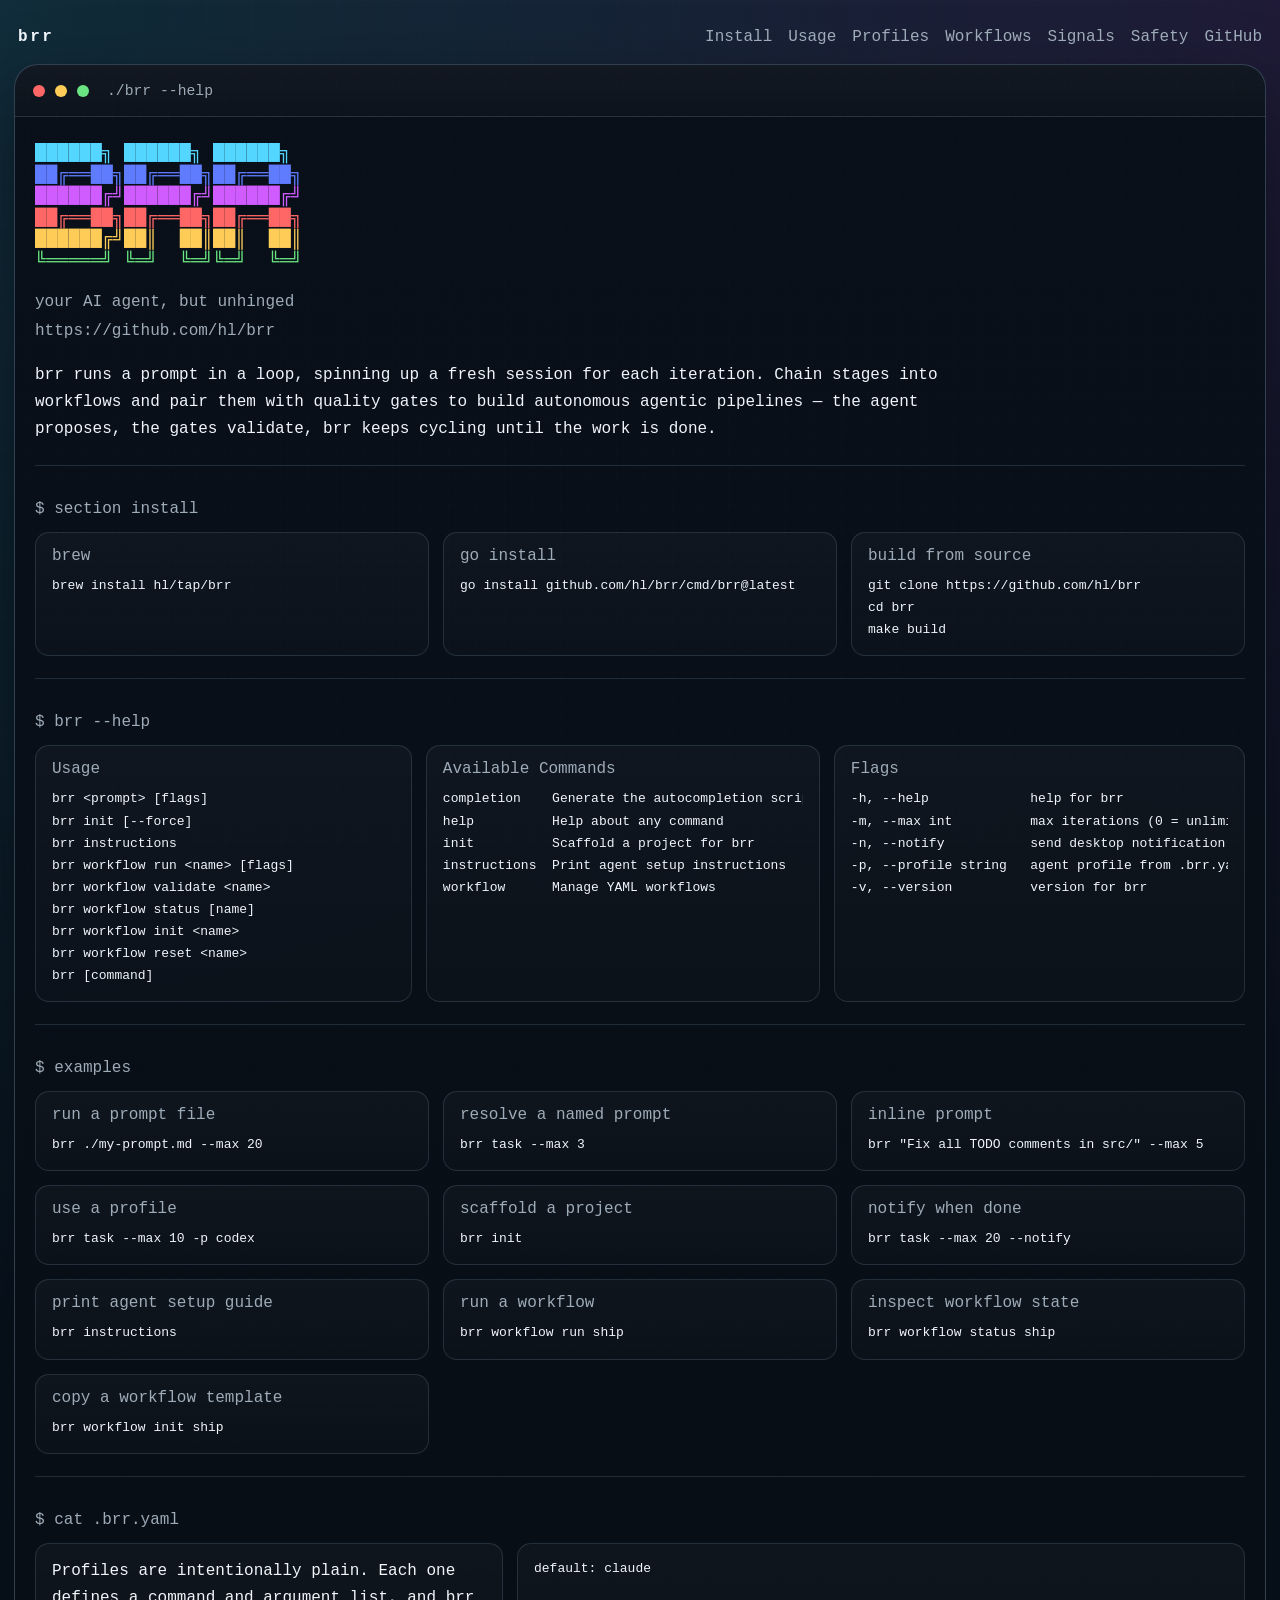
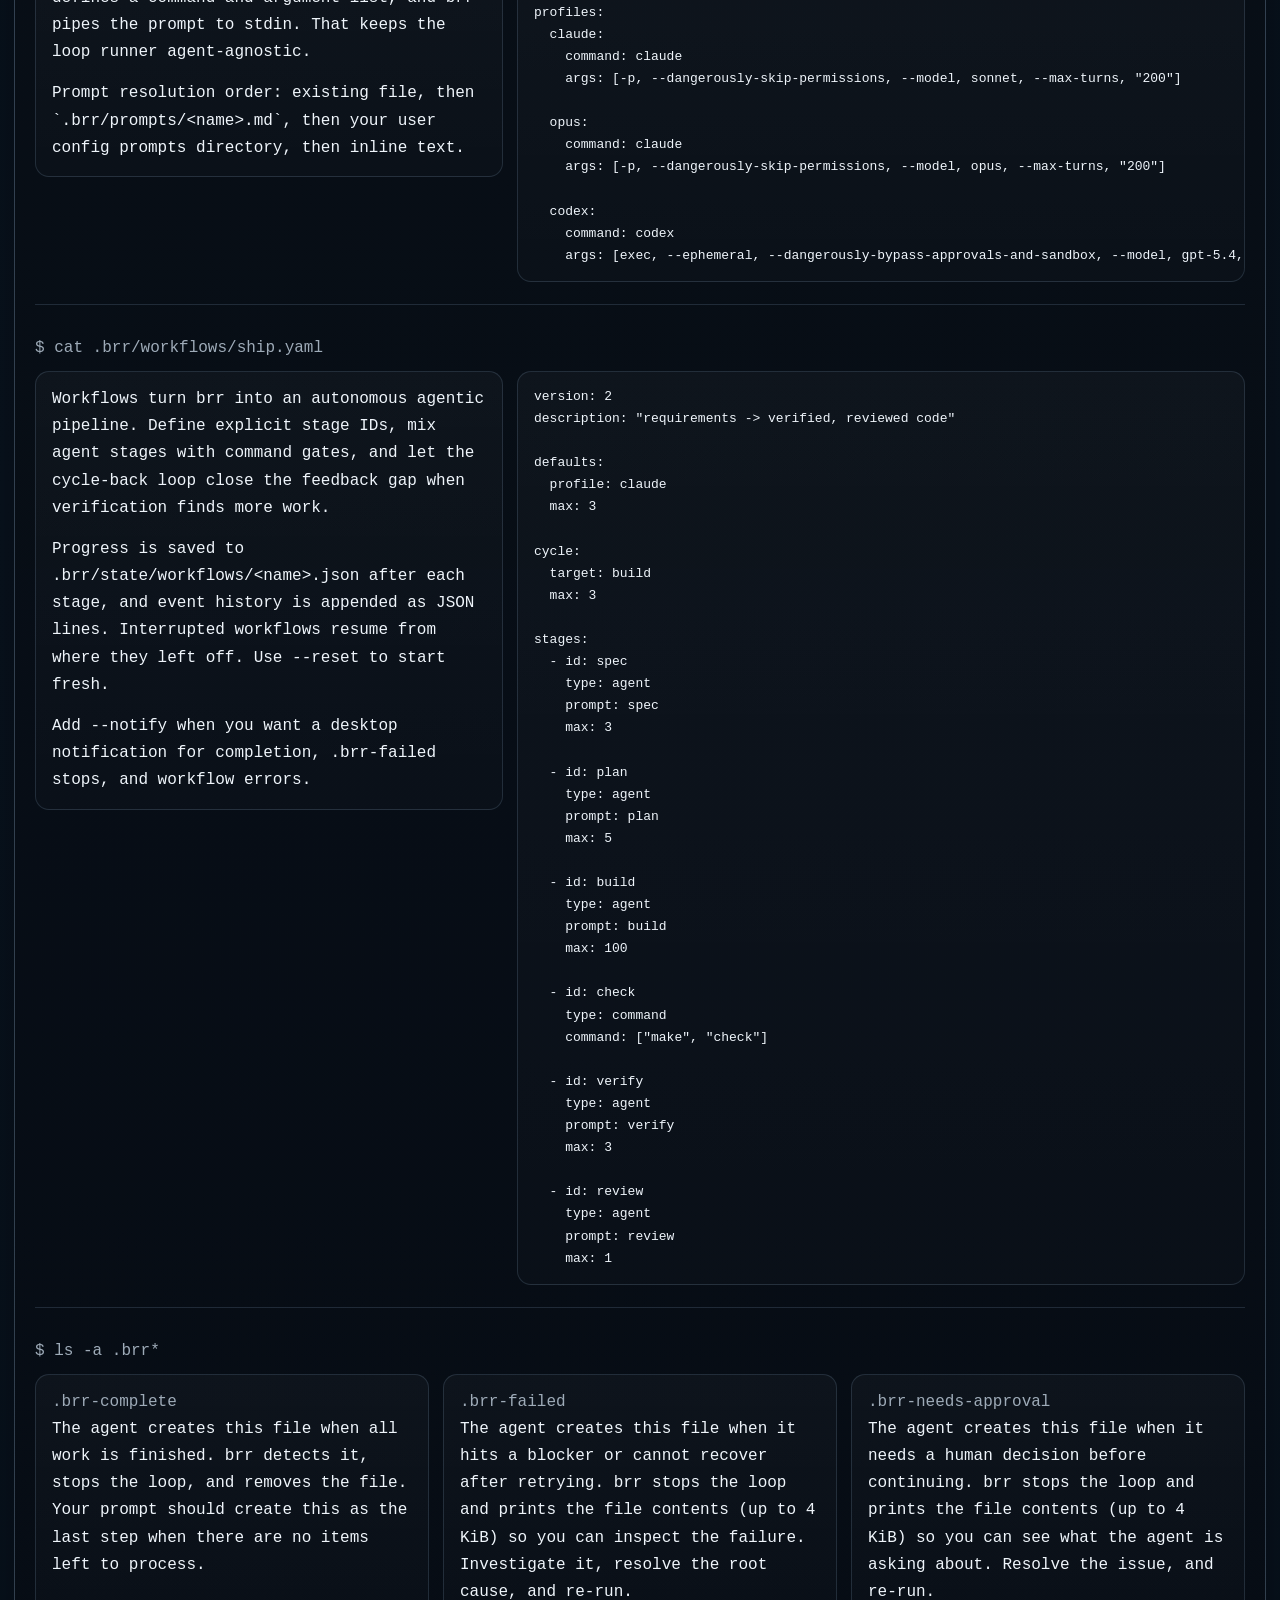
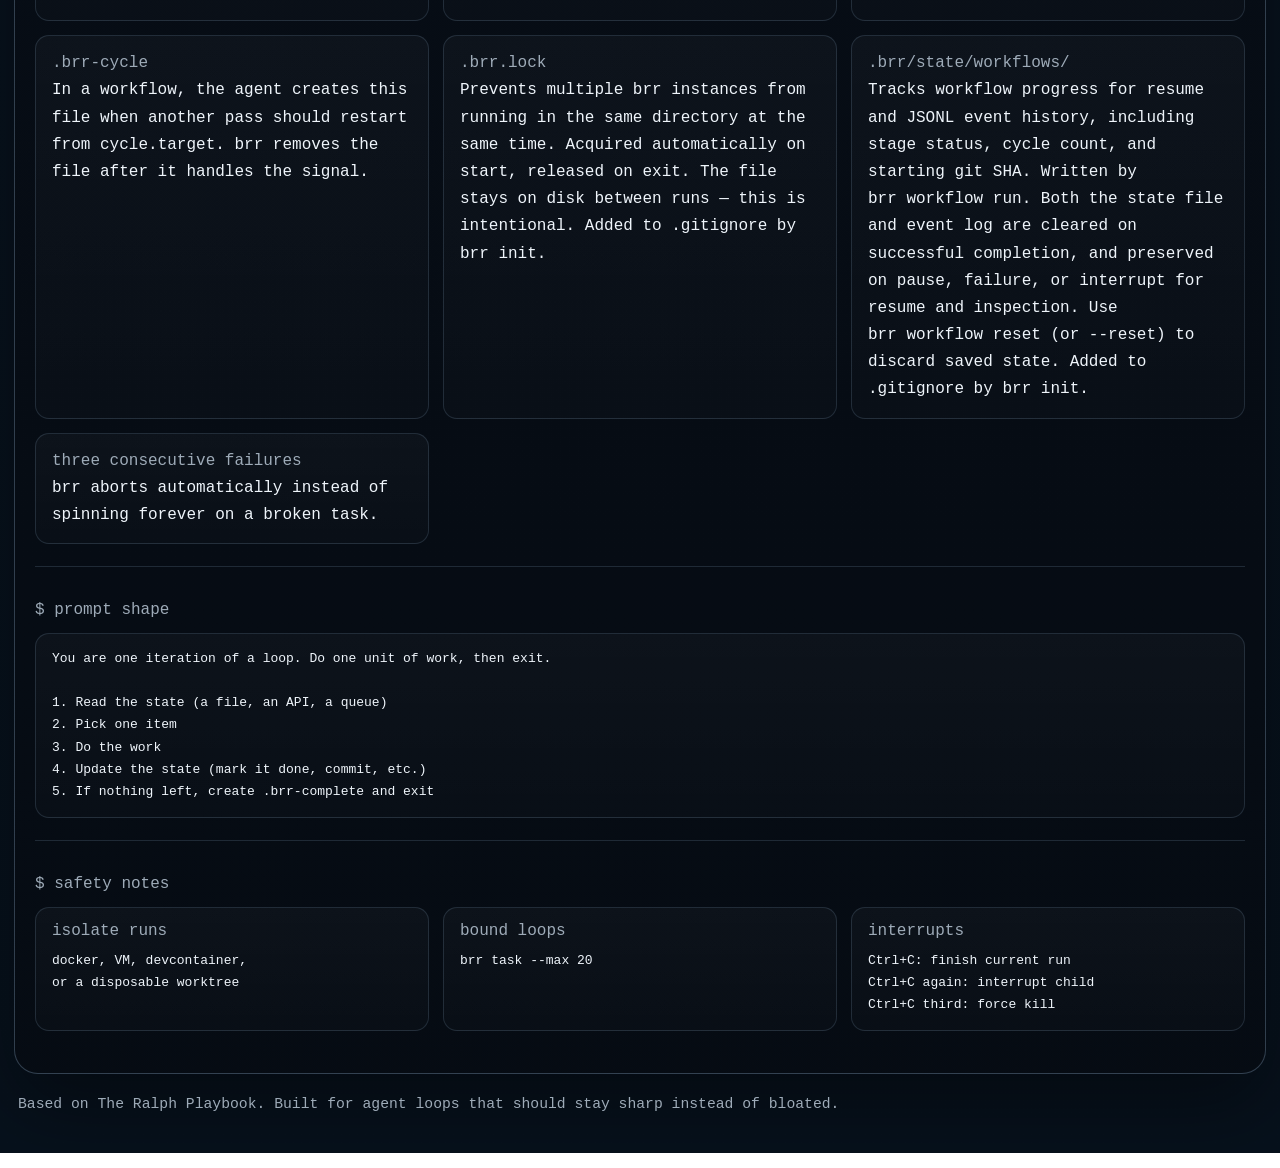
<file: docs/index.html>
<!doctype html>
<html lang="en">
  <head>
    <meta charset="utf-8">
    <meta name="viewport" content="width=device-width, initial-scale=1">
    <title>brr | Your AI agent, but unhinged.</title>
    <meta
      name="description"
      content="brr runs AI agent prompts in a loop with fresh sessions. Chain stages into workflows, pair with quality gates, and build autonomous agentic pipelines. Works with Claude, Codex, or any CLI."
    >
    <link rel="stylesheet" href="./styles.css">
  </head>
  <body>
    <div class="page-shell">
      <header class="topbar" id="top">
        <a class="wordmark" href="#top">brr</a>
        <nav class="nav-links" aria-label="Primary">
          <a href="#install">Install</a>
          <a href="#usage">Usage</a>
          <a href="#profiles">Profiles</a>
          <a href="#workflows">Workflows</a>
          <a href="#signals">Signals</a>
          <a href="#safety">Safety</a>
          <a href="https://github.com/hl/brr">GitHub</a>
        </nav>
      </header>

      <main class="terminal-shell">
        <div class="terminal-bar" aria-hidden="true">
          <span class="dot dot-red"></span>
          <span class="dot dot-yellow"></span>
          <span class="dot dot-green"></span>
          <span class="terminal-label">./brr --help</span>
        </div>

        <div class="terminal-body">
          <section class="terminal-block banner-block">
            <pre class="ascii-art" aria-label="brr banner"><span class="cyan">██████╗ ██████╗ ██████╗</span>
<span class="blue">██╔══██╗██╔══██╗██╔══██╗</span>
<span class="magenta">██████╔╝██████╔╝██████╔╝</span>
<span class="red">██╔══██╗██╔══██╗██╔══██╗</span>
<span class="yellow">██████╔╝██║  ██║██║  ██║</span>
<span class="green">╚═════╝ ╚═╝  ╚═╝╚═╝  ╚═╝</span></pre>
            <p class="tagline">your AI agent, but unhinged</p>
            <p class="repo-link"><a href="https://github.com/hl/brr">https://github.com/hl/brr</a></p>
            <p class="lead">
              brr runs a prompt in a loop, spinning up a fresh session for each iteration. Chain stages
              into workflows and pair them with quality gates to build autonomous agentic pipelines —
              the agent proposes, the gates validate, brr keeps cycling until the work is done.
            </p>
          </section>

          <section class="terminal-block" id="install">
            <p class="section-kicker">$ section install</p>
            <div class="inline-grid inline-grid-3">
              <div class="inline-card">
                <p class="label">brew</p>
                <pre><code>brew install hl/tap/brr</code></pre>
              </div>
              <div class="inline-card">
                <p class="label">go install</p>
                <pre><code>go install github.com/hl/brr/cmd/brr@latest</code></pre>
              </div>
              <div class="inline-card">
                <p class="label">build from source</p>
                <pre><code>git clone https://github.com/hl/brr
cd brr
make build</code></pre>
              </div>
            </div>
          </section>

          <section class="terminal-block" id="usage">
            <p class="section-kicker">$ brr --help</p>
            <div class="help-columns">
              <div class="help-panel">
                <p class="heading">Usage</p>
                <pre><code>brr &lt;prompt&gt; [flags]
brr init [--force]
brr instructions
brr workflow run &lt;name&gt; [flags]
brr workflow validate &lt;name&gt;
brr workflow status [name]
brr workflow init &lt;name&gt;
brr workflow reset &lt;name&gt;
brr [command]</code></pre>
              </div>
              <div class="help-panel">
                <p class="heading">Available Commands</p>
                <pre><code>completion    Generate the autocompletion script
help          Help about any command
init          Scaffold a project for brr
instructions  Print agent setup instructions
workflow      Manage YAML workflows</code></pre>
              </div>
              <div class="help-panel">
                <p class="heading">Flags</p>
                <pre><code>-h, --help             help for brr
-m, --max int          max iterations (0 = unlimited)
-n, --notify           send desktop notification when the loop stops
-p, --profile string   agent profile from .brr.yaml
-v, --version          version for brr</code></pre>
              </div>
            </div>
          </section>

          <section class="terminal-block">
            <p class="section-kicker">$ examples</p>
            <div class="inline-grid inline-grid-3">
              <div class="inline-card">
                <p class="label">run a prompt file</p>
                <pre><code>brr ./my-prompt.md --max 20</code></pre>
              </div>
              <div class="inline-card">
                <p class="label">resolve a named prompt</p>
                <pre><code>brr task --max 3</code></pre>
              </div>
              <div class="inline-card">
                <p class="label">inline prompt</p>
                <pre><code>brr "Fix all TODO comments in src/" --max 5</code></pre>
              </div>
              <div class="inline-card">
                <p class="label">use a profile</p>
                <pre><code>brr task --max 10 -p codex</code></pre>
              </div>
              <div class="inline-card">
                <p class="label">scaffold a project</p>
                <pre><code>brr init</code></pre>
              </div>
              <div class="inline-card">
                <p class="label">notify when done</p>
                <pre><code>brr task --max 20 --notify</code></pre>
              </div>
              <div class="inline-card">
                <p class="label">print agent setup guide</p>
                <pre><code>brr instructions</code></pre>
              </div>
              <div class="inline-card">
                <p class="label">run a workflow</p>
                <pre><code>brr workflow run ship</code></pre>
              </div>
              <div class="inline-card">
                <p class="label">inspect workflow state</p>
                <pre><code>brr workflow status ship</code></pre>
              </div>
              <div class="inline-card">
                <p class="label">copy a workflow template</p>
                <pre><code>brr workflow init ship</code></pre>
              </div>
            </div>
          </section>

          <section class="terminal-block" id="profiles">
            <p class="section-kicker">$ cat .brr.yaml</p>
            <div class="config-layout">
              <div class="copy-block">
                <p>
                  Profiles are intentionally plain. Each one defines a command and argument list, and brr pipes
                  the prompt to stdin. That keeps the loop runner agent-agnostic.
                </p>
                <p>
                  Prompt resolution order: existing file, then `.brr/prompts/&lt;name&gt;.md`, then your user config
                  prompts directory, then inline text.
                </p>
              </div>
              <pre class="config-block"><code>default: claude

profiles:
  claude:
    command: claude
    args: [-p, --dangerously-skip-permissions, --model, sonnet, --max-turns, "200"]

  opus:
    command: claude
    args: [-p, --dangerously-skip-permissions, --model, opus, --max-turns, "200"]

  codex:
    command: codex
    args: [exec, --ephemeral, --dangerously-bypass-approvals-and-sandbox, --model, gpt-5.4, -]</code></pre>
            </div>
          </section>

          <section class="terminal-block" id="workflows">
            <p class="section-kicker">$ cat .brr/workflows/ship.yaml</p>
            <div class="config-layout">
              <div class="copy-block">
                <p>
                  Workflows turn brr into an autonomous agentic pipeline. Define explicit stage IDs,
                  mix agent stages with command gates, and let the cycle-back loop close the feedback
                  gap when verification finds more work.
                </p>
                <p>
                  Progress is saved to <code>.brr/state/workflows/&lt;name&gt;.json</code> after each
                  stage, and event history is appended as JSON lines. Interrupted workflows resume
                  from where they left off. Use <code>--reset</code> to start fresh.
                </p>
                <p>
                  Add <code>--notify</code> when you want a desktop notification for completion,
                  <code>.brr-failed</code> stops, and workflow errors.
                </p>
              </div>
              <pre class="config-block"><code>version: 2
description: "requirements -&gt; verified, reviewed code"

defaults:
  profile: claude
  max: 3

cycle:
  target: build
  max: 3

stages:
  - id: spec
    type: agent
    prompt: spec
    max: 3

  - id: plan
    type: agent
    prompt: plan
    max: 5

  - id: build
    type: agent
    prompt: build
    max: 100

  - id: check
    type: command
    command: ["make", "check"]

  - id: verify
    type: agent
    prompt: verify
    max: 3

  - id: review
    type: agent
    prompt: review
    max: 1</code></pre>
            </div>
          </section>

          <section class="terminal-block" id="signals">
            <p class="section-kicker">$ ls -a .brr*</p>
            <div class="signal-list">
              <div class="signal-item">
                <p class="signal-name">.brr-complete</p>
                <p>
                  The agent creates this file when all work is finished. brr detects it, stops
                  the loop, and removes the file. Your prompt should create this as the last step
                  when there are no items left to process.
                </p>
              </div>
              <div class="signal-item">
                <p class="signal-name">.brr-failed</p>
                <p>
                  The agent creates this file when it hits a blocker or cannot recover after
                  retrying. brr stops the loop and prints the file contents (up to 4 KiB) so you
                  can inspect the failure. Investigate it, resolve the root cause, and re-run.
                </p>
              </div>
              <div class="signal-item">
                <p class="signal-name">.brr-needs-approval</p>
                <p>
                  The agent creates this file when it needs a human decision before continuing.
                  brr stops the loop and prints the file contents (up to 4 KiB) so you can see
                  what the agent is asking about. Resolve the issue, and re-run.
                </p>
              </div>
              <div class="signal-item">
                <p class="signal-name">.brr-cycle</p>
                <p>
                  In a workflow, the agent creates this file when another pass should restart
                  from <code>cycle.target</code>. brr removes the file after it
                  handles the signal.
                </p>
              </div>
              <div class="signal-item">
                <p class="signal-name">.brr.lock</p>
                <p>
                  Prevents multiple brr instances from running in the same directory at the same
                  time. Acquired automatically on start, released on exit. The file stays on disk
                  between runs — this is intentional. Added to .gitignore by <code>brr init</code>.
                </p>
              </div>
              <div class="signal-item">
                <p class="signal-name">.brr/state/workflows/</p>
                <p>
                  Tracks workflow progress for resume and JSONL event history, including stage status,
                  cycle count, and starting git SHA. Written by <code>brr workflow run</code>.
                  Both the state file and event log are cleared on successful completion, and preserved on pause, failure, or interrupt for resume and inspection. Use <code>brr workflow reset</code> (or <code>--reset</code>) to discard saved state.
                  Added to .gitignore by <code>brr init</code>.
                </p>
              </div>
              <div class="signal-item">
                <p class="signal-name">three consecutive failures</p>
                <p>brr aborts automatically instead of spinning forever on a broken task.</p>
              </div>
            </div>
          </section>

          <section class="terminal-block">
            <p class="section-kicker">$ prompt shape</p>
            <pre class="prompt-block"><code>You are one iteration of a loop. Do one unit of work, then exit.

1. Read the state (a file, an API, a queue)
2. Pick one item
3. Do the work
4. Update the state (mark it done, commit, etc.)
5. If nothing left, create .brr-complete and exit</code></pre>
          </section>

          <section class="terminal-block" id="safety">
            <p class="section-kicker">$ safety notes</p>
            <div class="inline-grid inline-grid-3">
              <div class="inline-card">
                <p class="label">isolate runs</p>
                <pre><code>docker, VM, devcontainer,
or a disposable worktree</code></pre>
              </div>
              <div class="inline-card">
                <p class="label">bound loops</p>
                <pre><code>brr task --max 20</code></pre>
              </div>
              <div class="inline-card">
                <p class="label">interrupts</p>
                <pre><code>Ctrl+C: finish current run
Ctrl+C again: interrupt child
Ctrl+C third: force kill</code></pre>
              </div>
            </div>
          </section>
        </div>
      </main>

      <footer class="footer">
        <p>Based on The Ralph Playbook. Built for agent loops that should stay sharp instead of bloated.</p>
      </footer>
    </div>
  </body>
</html>
</file>
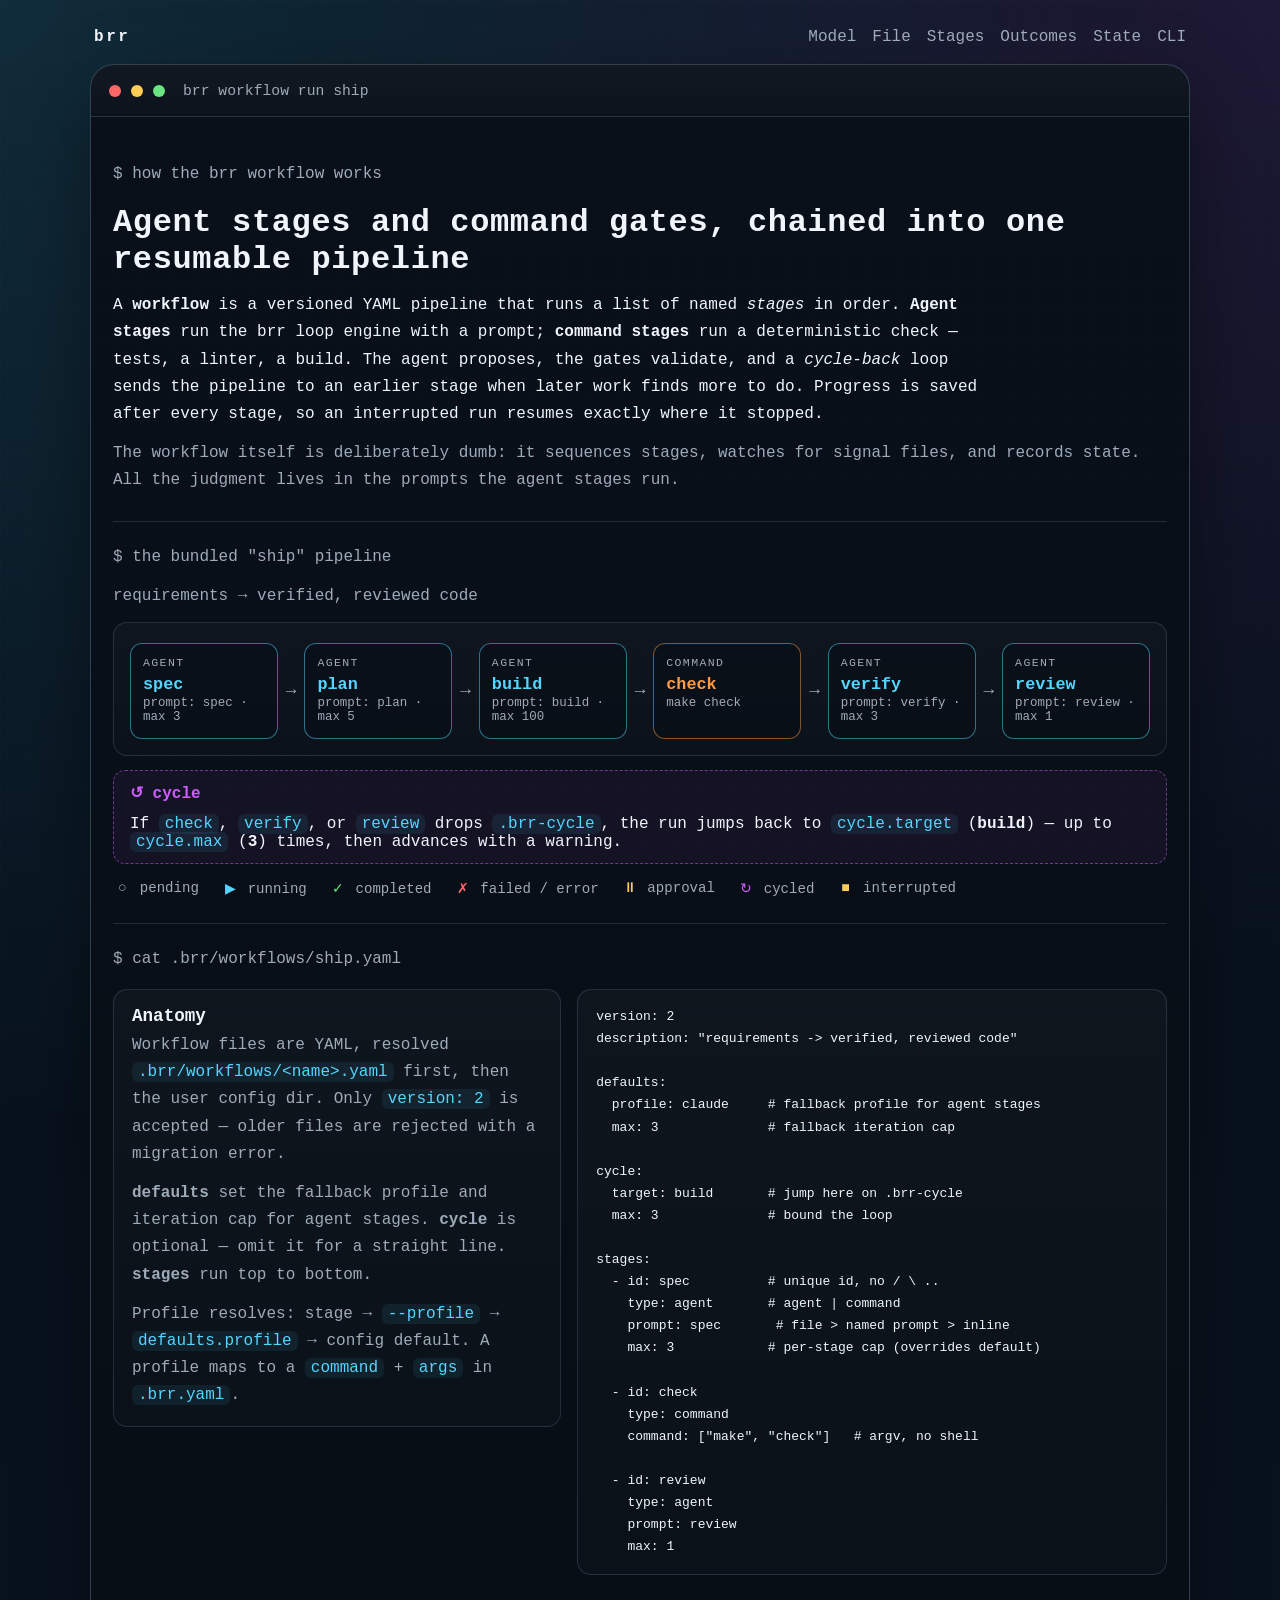
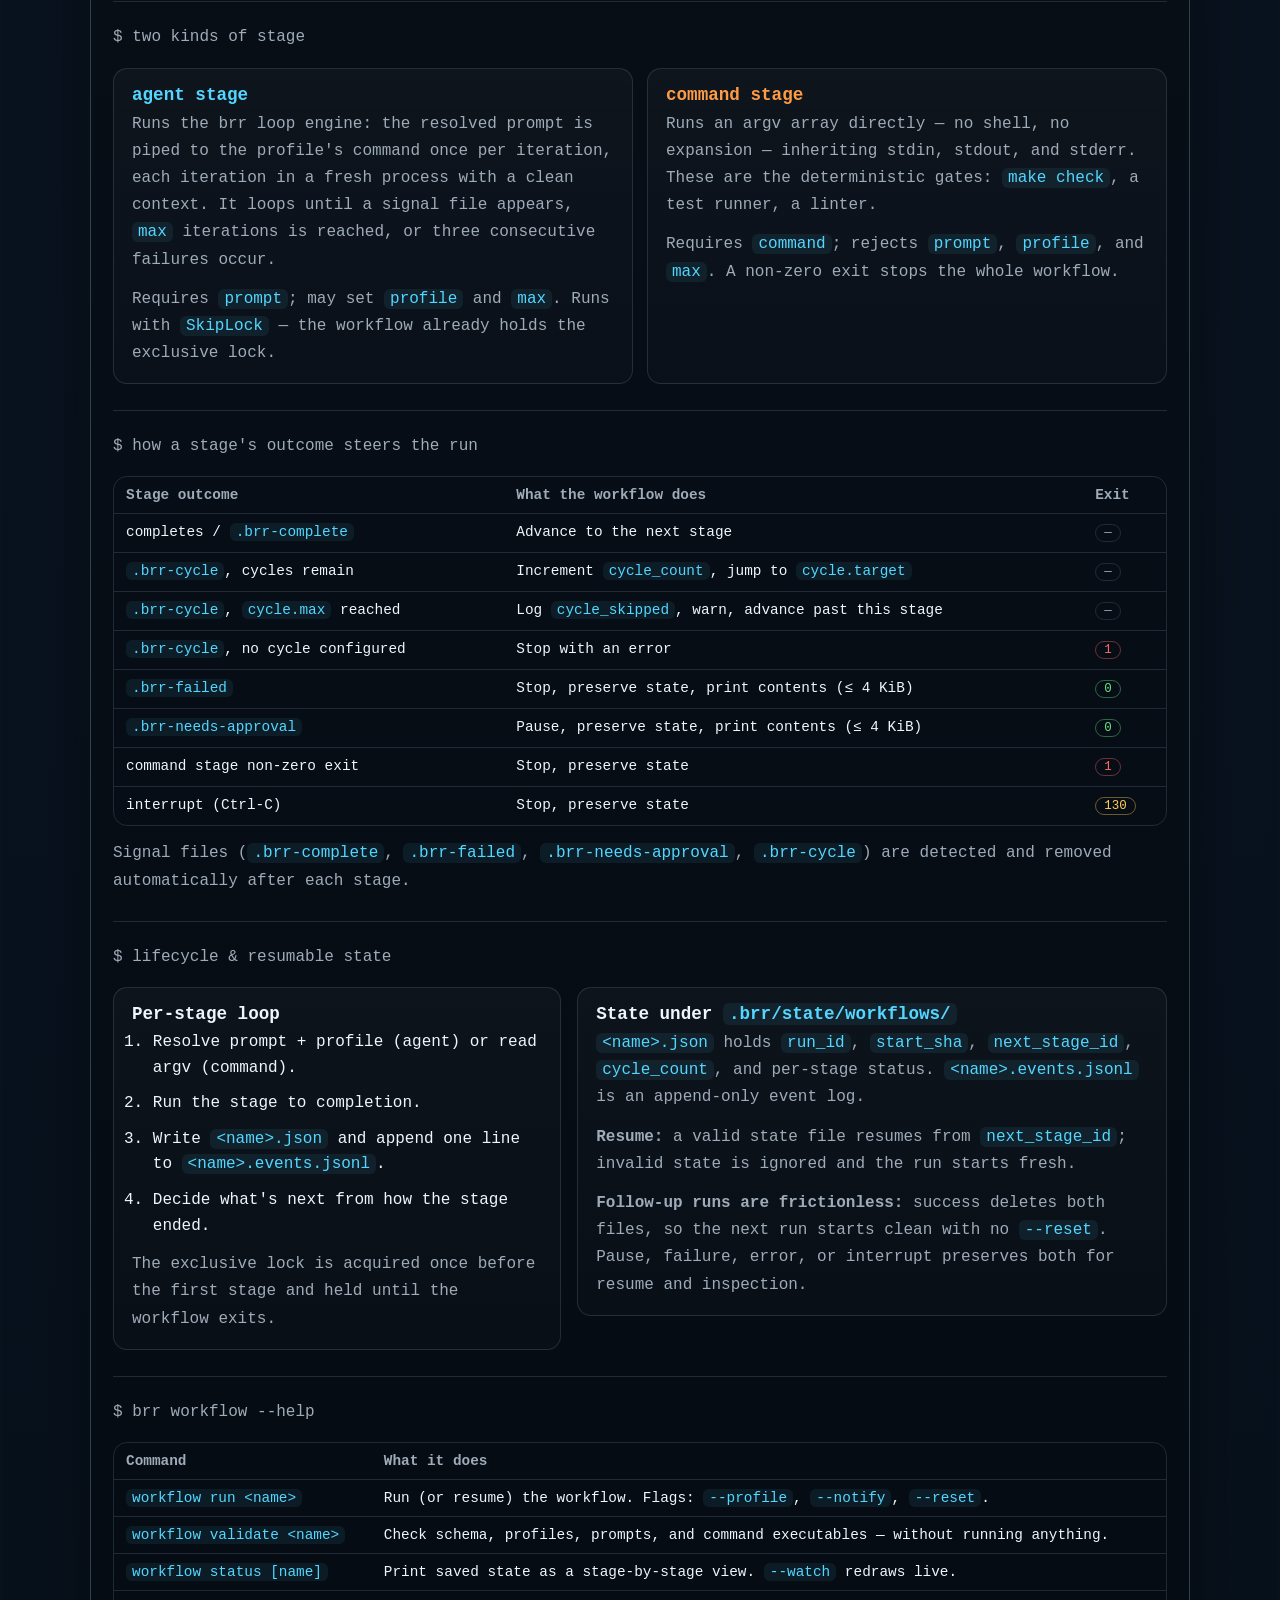
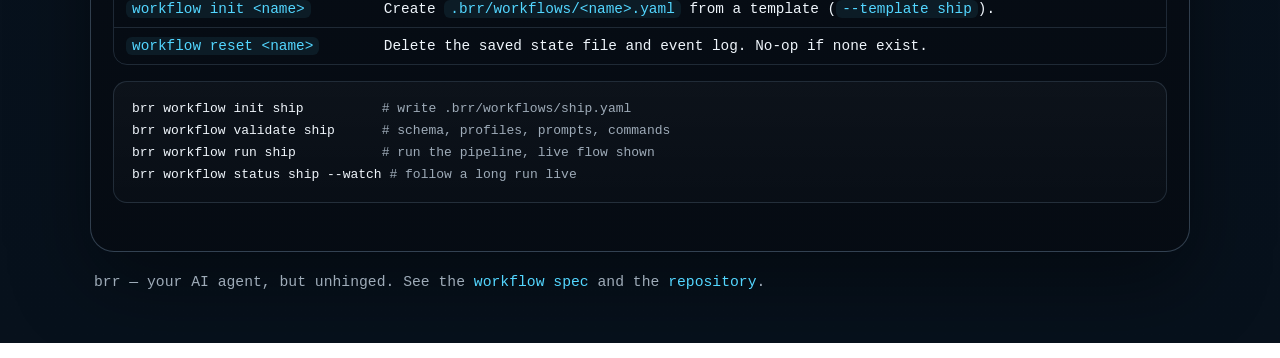
<file: docs/workflow.html>
<!doctype html>
<html lang="en">
  <head>
    <meta charset="utf-8">
    <meta name="viewport" content="width=device-width, initial-scale=1">
    <title>brr | How the workflow works</title>
    <meta
      name="description"
      content="How the brr workflow works: versioned YAML pipelines that chain agent stages with deterministic command gates, with cycle-back loops, signal files, and resumable state."
    >
    <style>
      :root {
        --bg: #07111c;
        --panel: rgba(8, 14, 22, 0.92);
        --line: rgba(132, 162, 191, 0.2);
        --line-strong: rgba(132, 162, 191, 0.34);
        --text: #eff5fb;
        --muted: #9eabb8;
        --cyan: #53d6ff;
        --blue: #5f7cff;
        --magenta: #d05cff;
        --red: #ff6767;
        --yellow: #ffcd57;
        --green: #6ae581;
        --orange: #ff9b43;
        --shadow: 0 30px 80px rgba(0, 0, 0, 0.4);
        --mono: "SFMono-Regular", "JetBrains Mono", "Cascadia Code", "Menlo", monospace;
      }

      * { box-sizing: border-box; }
      html { scroll-behavior: smooth; }

      body {
        margin: 0;
        min-height: 100vh;
        color: var(--text);
        font-family: var(--mono);
        background:
          radial-gradient(circle at top left, rgba(83, 214, 255, 0.14), transparent 30%),
          radial-gradient(circle at top right, rgba(208, 92, 255, 0.12), transparent 26%),
          linear-gradient(180deg, #06101a 0%, #09131f 48%, #07111c 100%);
      }

      body::before {
        content: "";
        position: fixed;
        inset: 0;
        pointer-events: none;
        background-image:
          linear-gradient(rgba(255, 255, 255, 0.03) 1px, transparent 1px),
          linear-gradient(90deg, rgba(255, 255, 255, 0.03) 1px, transparent 1px);
        background-size: 28px 28px;
        opacity: 0.34;
      }

      a { color: var(--cyan); text-decoration: none; }
      a:hover, a:focus-visible { color: var(--text); }

      .page-shell {
        width: min(1100px, calc(100% - 28px));
        margin: 0 auto;
        padding: 18px 0 36px;
      }

      .topbar {
        display: flex;
        align-items: center;
        justify-content: space-between;
        gap: 18px;
        padding: 10px 4px 18px;
      }

      .wordmark {
        color: var(--text);
        text-transform: lowercase;
        letter-spacing: 0.16em;
        font-weight: 700;
      }

      .nav-links { display: flex; flex-wrap: wrap; gap: 16px; }
      .nav-links a { color: var(--muted); }
      .nav-links a:hover { color: var(--text); }

      .terminal-shell {
        width: 100%;
        border: 1px solid var(--line-strong);
        border-radius: 24px;
        overflow: hidden;
        background: linear-gradient(180deg, rgba(9, 16, 25, 0.98), rgba(6, 12, 19, 0.96));
        box-shadow: var(--shadow);
      }

      .terminal-bar {
        display: flex;
        align-items: center;
        gap: 10px;
        min-height: 52px;
        padding: 0 18px;
        border-bottom: 1px solid var(--line);
        background: linear-gradient(180deg, rgba(255, 255, 255, 0.04), rgba(255, 255, 255, 0.01));
      }

      .dot { width: 12px; height: 12px; border-radius: 50%; }
      .dot-red { background: var(--red); }
      .dot-yellow { background: var(--yellow); }
      .dot-green { background: var(--green); }
      .terminal-label { margin-left: 8px; color: var(--muted); font-size: 0.92rem; }

      .terminal-body { padding: 22px; }

      .block {
        padding: 22px 0 26px;
        border-bottom: 1px solid var(--line);
      }
      .block:last-child { border-bottom: 0; }

      .section-kicker { color: var(--muted); margin: 0 0 16px; }
      h1 { font-size: clamp(1.4rem, 3vw, 2rem); margin: 14px 0 0; letter-spacing: 0.02em; }
      h2 { font-size: 1.1rem; margin: 0 0 6px; }
      p { line-height: 1.7; margin: 0 0 12px; }
      .lead { max-width: 90ch; color: var(--text); }
      .muted { color: var(--muted); }

      code { font-family: inherit; }
      :not(pre) > code {
        color: var(--cyan);
        background: rgba(83, 214, 255, 0.08);
        padding: 1px 6px;
        border-radius: 6px;
      }
      pre {
        margin: 0;
        overflow-x: auto;
        line-height: 1.7;
        white-space: pre;
      }

      /* ---- pipeline diagram ---- */
      .pipeline {
        display: flex;
        flex-wrap: wrap;
        align-items: stretch;
        gap: 8px;
        padding: 20px 16px 16px;
        border: 1px solid var(--line);
        border-radius: 14px;
        background: linear-gradient(180deg, rgba(255, 255, 255, 0.03), rgba(255, 255, 255, 0.015));
      }
      .node {
        flex: 1 1 120px;
        min-width: 120px;
        border-radius: 12px;
        padding: 12px 12px 14px;
        border: 1px solid var(--line-strong);
        background: rgba(8, 14, 22, 0.6);
        position: relative;
      }
      .node .tag {
        font-size: 0.72rem;
        text-transform: uppercase;
        letter-spacing: 0.12em;
        color: var(--muted);
      }
      .node .id { font-size: 1.05rem; font-weight: 700; margin: 6px 0 2px; }
      .node .meta { font-size: 0.78rem; color: var(--muted); }
      .node.agent { border-color: rgba(83, 214, 255, 0.5); }
      .node.agent .id { color: var(--cyan); }
      .node.command { border-color: rgba(255, 155, 67, 0.5); }
      .node.command .id { color: var(--orange); }
      .arrow { align-self: center; color: var(--muted); font-size: 1.1rem; flex: 0 0 auto; }

      .cycle-bar {
        margin-top: 14px;
        padding: 12px 16px;
        border: 1px dashed rgba(208, 92, 255, 0.5);
        border-radius: 12px;
        background: rgba(208, 92, 255, 0.06);
        color: var(--text);
        display: flex;
        align-items: center;
        gap: 12px;
        flex-wrap: wrap;
      }
      .cycle-bar .badge { color: var(--magenta); font-weight: 700; white-space: nowrap; }

      .legend {
        display: flex;
        flex-wrap: wrap;
        gap: 8px 22px;
        margin-top: 16px;
        font-size: 0.88rem;
        color: var(--muted);
      }
      .legend span b { font-family: var(--mono); }
      .ic { display: inline-block; width: 1.3em; text-align: center; }
      .ic.green { color: var(--green); }
      .ic.cyan { color: var(--cyan); }
      .ic.red { color: var(--red); }
      .ic.yellow { color: var(--yellow); }
      .ic.magenta { color: var(--magenta); }
      .ic.dim { color: var(--muted); }

      /* ---- two-column layout ---- */
      .split {
        display: grid;
        grid-template-columns: minmax(280px, 0.95fr) minmax(0, 1.25fr);
        gap: 16px;
        align-items: start;
      }
      .card {
        padding: 16px 18px;
        border: 1px solid var(--line);
        border-radius: 14px;
        background: linear-gradient(180deg, rgba(255, 255, 255, 0.03), rgba(255, 255, 255, 0.015));
      }
      .grid-2 { display: grid; grid-template-columns: repeat(2, minmax(0, 1fr)); gap: 14px; }

      /* ---- tables ---- */
      table { width: 100%; border-collapse: collapse; font-size: 0.9rem; }
      th, td { text-align: left; padding: 10px 12px; border-bottom: 1px solid var(--line); vertical-align: top; }
      th { color: var(--muted); font-weight: 600; }
      td code { white-space: nowrap; }
      .table-wrap { overflow-x: auto; border: 1px solid var(--line); border-radius: 14px; }
      tr:last-child td { border-bottom: 0; }

      .pill { display: inline-block; padding: 1px 8px; border-radius: 999px; font-size: 0.78rem; }
      .pill.zero { color: var(--green); border: 1px solid rgba(106, 229, 129, 0.4); }
      .pill.one { color: var(--red); border: 1px solid rgba(255, 103, 103, 0.4); }
      .pill.k130 { color: var(--yellow); border: 1px solid rgba(255, 205, 87, 0.4); }
      .pill.none { color: var(--muted); border: 1px solid var(--line); }

      ol.steps { margin: 0; padding-left: 1.3em; }
      ol.steps li { margin-bottom: 10px; line-height: 1.6; }

      .footer { padding: 18px 4px 0; color: var(--muted); font-size: 0.92rem; }

      @media (max-width: 860px) {
        .split, .grid-2 { grid-template-columns: 1fr; }
        .arrow { display: none; }
        .node { flex-basis: calc(50% - 8px); }
      }
    </style>
  </head>
  <body>
    <div class="page-shell">
      <header class="topbar">
        <a class="wordmark" href="./index.html">brr</a>
        <nav class="nav-links" aria-label="Sections">
          <a href="#model">Model</a>
          <a href="#file">File</a>
          <a href="#stages">Stages</a>
          <a href="#outcomes">Outcomes</a>
          <a href="#state">State</a>
          <a href="#cli">CLI</a>
        </nav>
      </header>

      <main class="terminal-shell">
        <div class="terminal-bar" aria-hidden="true">
          <span class="dot dot-red"></span>
          <span class="dot dot-yellow"></span>
          <span class="dot dot-green"></span>
          <span class="terminal-label">brr workflow run ship</span>
        </div>

        <div class="terminal-body">
          <!-- intro -->
          <section class="block" id="model">
            <p class="section-kicker">$ how the brr workflow works</p>
            <h1>Agent stages and command gates, chained into one resumable pipeline</h1>
            <p class="lead" style="margin-top:14px;">
              A <strong>workflow</strong> is a versioned YAML pipeline that runs a list of named
              <em>stages</em> in order. <strong>Agent stages</strong> run the brr loop engine with a
              prompt; <strong>command stages</strong> run a deterministic check — tests, a linter, a
              build. The agent proposes, the gates validate, and a <em>cycle-back</em> loop sends the
              pipeline to an earlier stage when later work finds more to do. Progress is saved after
              every stage, so an interrupted run resumes exactly where it stopped.
            </p>
            <p class="muted" style="margin-bottom:0;">
              The workflow itself is deliberately dumb: it sequences stages, watches for signal files,
              and records state. All the judgment lives in the prompts the agent stages run.
            </p>
          </section>

          <!-- pipeline diagram -->
          <section class="block">
            <p class="section-kicker">$ the bundled "ship" pipeline</p>
            <p class="muted" style="margin-top:-4px;">requirements → verified, reviewed code</p>

            <div class="pipeline">
              <div class="node agent">
                <div class="tag">agent</div>
                <div class="id">spec</div>
                <div class="meta">prompt: spec · max 3</div>
              </div>
              <div class="arrow">→</div>
              <div class="node agent">
                <div class="tag">agent</div>
                <div class="id">plan</div>
                <div class="meta">prompt: plan · max 5</div>
              </div>
              <div class="arrow">→</div>
              <div class="node agent">
                <div class="tag">agent</div>
                <div class="id">build</div>
                <div class="meta">prompt: build · max 100</div>
              </div>
              <div class="arrow">→</div>
              <div class="node command">
                <div class="tag">command</div>
                <div class="id">check</div>
                <div class="meta">make check</div>
              </div>
              <div class="arrow">→</div>
              <div class="node agent">
                <div class="tag">agent</div>
                <div class="id">verify</div>
                <div class="meta">prompt: verify · max 3</div>
              </div>
              <div class="arrow">→</div>
              <div class="node agent">
                <div class="tag">agent</div>
                <div class="id">review</div>
                <div class="meta">prompt: review · max 1</div>
              </div>
            </div>

            <div class="cycle-bar">
              <span class="badge">↺ cycle</span>
              <span>
                If <code>check</code>, <code>verify</code>, or <code>review</code> drops
                <code>.brr-cycle</code>, the run jumps back to <code>cycle.target</code>
                (<strong>build</strong>) — up to <code>cycle.max</code> (<strong>3</strong>) times,
                then advances with a warning.
              </span>
            </div>

            <div class="legend" aria-label="status icons">
              <span><span class="ic dim">○</span> pending</span>
              <span><span class="ic cyan">▶</span> running</span>
              <span><span class="ic green">✓</span> completed</span>
              <span><span class="ic red">✗</span> failed / error</span>
              <span><span class="ic yellow">⏸</span> approval</span>
              <span><span class="ic magenta">↻</span> cycled</span>
              <span><span class="ic yellow">■</span> interrupted</span>
            </div>
          </section>

          <!-- file anatomy -->
          <section class="block" id="file">
            <p class="section-kicker">$ cat .brr/workflows/ship.yaml</p>
            <div class="split">
              <div class="card">
                <h2>Anatomy</h2>
                <p class="muted">
                  Workflow files are YAML, resolved <code>.brr/workflows/&lt;name&gt;.yaml</code> first,
                  then the user config dir. Only <code>version: 2</code> is accepted — older files are
                  rejected with a migration error.
                </p>
                <p class="muted">
                  <strong>defaults</strong> set the fallback profile and iteration cap for agent
                  stages. <strong>cycle</strong> is optional — omit it for a straight line.
                  <strong>stages</strong> run top to bottom.
                </p>
                <p class="muted" style="margin-bottom:0;">
                  Profile resolves: stage → <code>--profile</code> → <code>defaults.profile</code> →
                  config default. A profile maps to a <code>command</code> + <code>args</code> in
                  <code>.brr.yaml</code>.
                </p>
              </div>
              <div class="card">
<pre><code>version: 2
description: "requirements -> verified, reviewed code"

defaults:
  profile: claude     # fallback profile for agent stages
  max: 3              # fallback iteration cap

cycle:
  target: build       # jump here on .brr-cycle
  max: 3              # bound the loop

stages:
  - id: spec          # unique id, no / \ ..
    type: agent       # agent | command
    prompt: spec       # file > named prompt > inline
    max: 3            # per-stage cap (overrides default)

  - id: check
    type: command
    command: ["make", "check"]   # argv, no shell

  - id: review
    type: agent
    prompt: review
    max: 1</code></pre>
              </div>
            </div>
          </section>

          <!-- stage types -->
          <section class="block" id="stages">
            <p class="section-kicker">$ two kinds of stage</p>
            <div class="grid-2">
              <div class="card">
                <h2 style="color:var(--cyan);">agent stage</h2>
                <p class="muted">
                  Runs the brr loop engine: the resolved prompt is piped to the profile's command once
                  per iteration, each iteration in a fresh process with a clean context. It loops until
                  a signal file appears, <code>max</code> iterations is reached, or three consecutive
                  failures occur.
                </p>
                <p class="muted" style="margin-bottom:0;">
                  Requires <code>prompt</code>; may set <code>profile</code> and <code>max</code>.
                  Runs with <code>SkipLock</code> — the workflow already holds the exclusive lock.
                </p>
              </div>
              <div class="card">
                <h2 style="color:var(--orange);">command stage</h2>
                <p class="muted">
                  Runs an argv array directly — no shell, no expansion — inheriting stdin, stdout, and
                  stderr. These are the deterministic gates: <code>make check</code>, a test runner, a
                  linter.
                </p>
                <p class="muted" style="margin-bottom:0;">
                  Requires <code>command</code>; rejects <code>prompt</code>, <code>profile</code>, and
                  <code>max</code>. A non-zero exit stops the whole workflow.
                </p>
              </div>
            </div>
          </section>

          <!-- outcomes -->
          <section class="block" id="outcomes">
            <p class="section-kicker">$ how a stage's outcome steers the run</p>
            <div class="table-wrap">
              <table>
                <thead>
                  <tr><th>Stage outcome</th><th>What the workflow does</th><th>Exit</th></tr>
                </thead>
                <tbody>
                  <tr>
                    <td>completes / <code>.brr-complete</code></td>
                    <td>Advance to the next stage</td>
                    <td><span class="pill none">—</span></td>
                  </tr>
                  <tr>
                    <td><code>.brr-cycle</code>, cycles remain</td>
                    <td>Increment <code>cycle_count</code>, jump to <code>cycle.target</code></td>
                    <td><span class="pill none">—</span></td>
                  </tr>
                  <tr>
                    <td><code>.brr-cycle</code>, <code>cycle.max</code> reached</td>
                    <td>Log <code>cycle_skipped</code>, warn, advance past this stage</td>
                    <td><span class="pill none">—</span></td>
                  </tr>
                  <tr>
                    <td><code>.brr-cycle</code>, no cycle configured</td>
                    <td>Stop with an error</td>
                    <td><span class="pill one">1</span></td>
                  </tr>
                  <tr>
                    <td><code>.brr-failed</code></td>
                    <td>Stop, preserve state, print contents (≤ 4 KiB)</td>
                    <td><span class="pill zero">0</span></td>
                  </tr>
                  <tr>
                    <td><code>.brr-needs-approval</code></td>
                    <td>Pause, preserve state, print contents (≤ 4 KiB)</td>
                    <td><span class="pill zero">0</span></td>
                  </tr>
                  <tr>
                    <td>command stage non-zero exit</td>
                    <td>Stop, preserve state</td>
                    <td><span class="pill one">1</span></td>
                  </tr>
                  <tr>
                    <td>interrupt (Ctrl-C)</td>
                    <td>Stop, preserve state</td>
                    <td><span class="pill k130">130</span></td>
                  </tr>
                </tbody>
              </table>
            </div>
            <p class="muted" style="margin:14px 0 0;">
              Signal files (<code>.brr-complete</code>, <code>.brr-failed</code>,
              <code>.brr-needs-approval</code>, <code>.brr-cycle</code>) are detected and removed
              automatically after each stage.
            </p>
          </section>

          <!-- lifecycle + state -->
          <section class="block" id="state">
            <p class="section-kicker">$ lifecycle &amp; resumable state</p>
            <div class="split">
              <div class="card">
                <h2>Per-stage loop</h2>
                <ol class="steps">
                  <li>Resolve prompt + profile (agent) or read argv (command).</li>
                  <li>Run the stage to completion.</li>
                  <li>Write <code>&lt;name&gt;.json</code> and append one line to <code>&lt;name&gt;.events.jsonl</code>.</li>
                  <li>Decide what's next from how the stage ended.</li>
                </ol>
                <p class="muted" style="margin:12px 0 0;">
                  The exclusive lock is acquired once before the first stage and held until the
                  workflow exits.
                </p>
              </div>
              <div class="card">
                <h2>State under <code>.brr/state/workflows/</code></h2>
                <p class="muted">
                  <code>&lt;name&gt;.json</code> holds <code>run_id</code>, <code>start_sha</code>,
                  <code>next_stage_id</code>, <code>cycle_count</code>, and per-stage status.
                  <code>&lt;name&gt;.events.jsonl</code> is an append-only event log.
                </p>
                <p class="muted">
                  <strong>Resume:</strong> a valid state file resumes from <code>next_stage_id</code>;
                  invalid state is ignored and the run starts fresh.
                </p>
                <p class="muted" style="margin-bottom:0;">
                  <strong>Follow-up runs are frictionless:</strong> success deletes both files, so the
                  next run starts clean with no <code>--reset</code>. Pause, failure, error, or
                  interrupt preserves both for resume and inspection.
                </p>
              </div>
            </div>
          </section>

          <!-- CLI -->
          <section class="block" id="cli">
            <p class="section-kicker">$ brr workflow --help</p>
            <div class="table-wrap">
              <table>
                <thead><tr><th>Command</th><th>What it does</th></tr></thead>
                <tbody>
                  <tr>
                    <td><code>workflow run &lt;name&gt;</code></td>
                    <td>Run (or resume) the workflow. Flags: <code>--profile</code>, <code>--notify</code>, <code>--reset</code>.</td>
                  </tr>
                  <tr>
                    <td><code>workflow validate &lt;name&gt;</code></td>
                    <td>Check schema, profiles, prompts, and command executables — without running anything.</td>
                  </tr>
                  <tr>
                    <td><code>workflow status [name]</code></td>
                    <td>Print saved state as a stage-by-stage view. <code>--watch</code> redraws live.</td>
                  </tr>
                  <tr>
                    <td><code>workflow init &lt;name&gt;</code></td>
                    <td>Create <code>.brr/workflows/&lt;name&gt;.yaml</code> from a template (<code>--template ship</code>).</td>
                  </tr>
                  <tr>
                    <td><code>workflow reset &lt;name&gt;</code></td>
                    <td>Delete the saved state file and event log. No-op if none exist.</td>
                  </tr>
                </tbody>
              </table>
            </div>
            <div class="card" style="margin-top:16px;">
<pre><code>brr workflow init ship          <span class="muted"># write .brr/workflows/ship.yaml</span>
brr workflow validate ship      <span class="muted"># schema, profiles, prompts, commands</span>
brr workflow run ship           <span class="muted"># run the pipeline, live flow shown</span>
brr workflow status ship --watch <span class="muted"># follow a long run live</span></code></pre>
            </div>
          </section>
        </div>
      </main>

      <footer class="footer">
        <p>
          brr — your AI agent, but unhinged.
          See the <a href="./specs/workflow.md">workflow spec</a> and the
          <a href="https://github.com/hl/brr">repository</a>.
        </p>
      </footer>
    </div>
  </body>
</html>
</file>
<file: docs/styles.css>
:root {
  --bg: #07111c;
  --bg-2: #0c1623;
  --panel: rgba(8, 14, 22, 0.92);
  --panel-2: rgba(11, 19, 29, 0.96);
  --line: rgba(132, 162, 191, 0.2);
  --line-strong: rgba(132, 162, 191, 0.34);
  --text: #eff5fb;
  --muted: #9eabb8;
  --cyan: #53d6ff;
  --blue: #5f7cff;
  --magenta: #d05cff;
  --red: #ff6767;
  --yellow: #ffcd57;
  --green: #6ae581;
  --orange: #ff9b43;
  --shadow: 0 30px 80px rgba(0, 0, 0, 0.4);
  --mono: "SFMono-Regular", "JetBrains Mono", "Cascadia Code", "Menlo", monospace;
}

* {
  box-sizing: border-box;
}

html {
  scroll-behavior: smooth;
}

body {
  margin: 0;
  min-height: 100vh;
  color: var(--text);
  font-family: var(--mono);
  background:
    radial-gradient(circle at top left, rgba(83, 214, 255, 0.14), transparent 30%),
    radial-gradient(circle at top right, rgba(208, 92, 255, 0.12), transparent 26%),
    linear-gradient(180deg, #06101a 0%, #09131f 48%, #07111c 100%);
}

body::before {
  content: "";
  position: fixed;
  inset: 0;
  pointer-events: none;
  background-image:
    linear-gradient(rgba(255, 255, 255, 0.03) 1px, transparent 1px),
    linear-gradient(90deg, rgba(255, 255, 255, 0.03) 1px, transparent 1px);
  background-size: 28px 28px;
  opacity: 0.34;
}

a {
  color: inherit;
}

.page-shell {
  width: min(1440px, calc(100% - 28px));
  margin: 0 auto;
  padding: 18px 0 36px;
}

.topbar {
  display: flex;
  align-items: center;
  justify-content: space-between;
  gap: 18px;
  padding: 10px 4px 18px;
}

.wordmark {
  color: var(--text);
  text-decoration: none;
  text-transform: lowercase;
  letter-spacing: 0.16em;
  font-weight: 700;
}

.nav-links {
  display: flex;
  flex-wrap: wrap;
  gap: 16px;
}

.nav-links a,
.repo-link a {
  color: var(--muted);
  text-decoration: none;
}

.nav-links a:hover,
.nav-links a:focus-visible,
.repo-link a:hover,
.repo-link a:focus-visible {
  color: var(--text);
}

.terminal-shell {
  width: 100%;
  border: 1px solid var(--line-strong);
  border-radius: 24px;
  overflow: hidden;
  background: linear-gradient(180deg, rgba(9, 16, 25, 0.98), rgba(6, 12, 19, 0.96));
  box-shadow: var(--shadow);
}

.terminal-bar {
  display: flex;
  align-items: center;
  gap: 10px;
  min-height: 52px;
  padding: 0 18px;
  border-bottom: 1px solid var(--line);
  background: linear-gradient(180deg, rgba(255, 255, 255, 0.04), rgba(255, 255, 255, 0.01));
}

.dot {
  width: 12px;
  height: 12px;
  border-radius: 50%;
}

.dot-red {
  background: var(--red);
}

.dot-yellow {
  background: var(--yellow);
}

.dot-green {
  background: var(--green);
}

.terminal-label {
  margin-left: 8px;
  color: var(--muted);
  font-size: 0.92rem;
}

.terminal-body {
  padding: 20px;
}

.terminal-block {
  padding: 18px 0 22px;
  border-bottom: 1px solid var(--line);
}

.terminal-block:last-child {
  border-bottom: 0;
}

.banner-block {
  padding-top: 6px;
}

.ascii-art,
.terminal-body pre {
  margin: 0;
  overflow-x: auto;
}

.ascii-art {
  display: inline-block;
  padding: 0;
  font-size: clamp(0.75rem, 1.45vw, 1.22rem);
  line-height: 1.16;
}

.cyan {
  color: var(--cyan);
}

.blue {
  color: var(--blue);
}

.magenta {
  color: var(--magenta);
}

.red {
  color: var(--red);
}

.yellow {
  color: var(--yellow);
}

.green {
  color: var(--green);
}

.tagline,
.repo-link,
.lead,
.copy-block p,
.signal-item p,
.footer p {
  margin: 0;
  line-height: 1.7;
}

.tagline,
.repo-link,
.section-kicker,
.label,
.heading,
.signal-name {
  color: var(--muted);
}

.tagline {
  margin-top: 12px;
}

.repo-link {
  margin-top: 2px;
}

.lead {
  max-width: 96ch;
  margin-top: 16px;
}

.section-kicker {
  margin-bottom: 14px;
}

.inline-grid,
.help-columns,
.config-layout,
.signal-list {
  display: grid;
  gap: 14px;
}

.inline-grid-3 {
  grid-template-columns: repeat(3, minmax(0, 1fr));
}

.inline-grid-2 {
  grid-template-columns: repeat(2, minmax(0, 1fr));
}

.inline-card,
.help-panel,
.config-block,
.copy-block,
.signal-item,
.prompt-block {
  min-width: 0;
  padding: 14px 16px;
  border: 1px solid var(--line);
  border-radius: 14px;
  background: linear-gradient(180deg, rgba(255, 255, 255, 0.03), rgba(255, 255, 255, 0.015));
}

.label,
.heading,
.signal-name {
  margin: 0 0 10px;
}

.help-columns {
  grid-template-columns: 1.1fr 1.15fr 1.2fr;
}

.config-layout {
  grid-template-columns: minmax(280px, 0.9fr) minmax(0, 1.4fr);
  align-items: start;
}

.copy-block {
  display: grid;
  gap: 14px;
}

.signal-list {
  grid-template-columns: repeat(3, minmax(0, 1fr));
}

.footer {
  padding: 18px 4px 0;
  color: var(--muted);
  font-size: 0.92rem;
}

code {
  font-family: inherit;
  white-space: pre;
  line-height: 1.7;
}

@media (max-width: 1100px) {
  .inline-grid-3,
  .help-columns,
  .signal-list,
  .config-layout {
    grid-template-columns: 1fr;
  }
}

@media (max-width: 760px) {
  .page-shell {
    width: min(100% - 16px, 1440px);
    padding-top: 10px;
  }

  .topbar {
    flex-direction: column;
    align-items: flex-start;
    padding-bottom: 14px;
  }

  .terminal-body {
    padding: 14px;
  }

  .inline-grid-2 {
    grid-template-columns: 1fr;
  }

  .terminal-bar {
    min-height: 46px;
    padding: 0 14px;
  }

  .inline-card,
  .help-panel,
  .config-block,
  .copy-block,
  .signal-item,
  .prompt-block {
    padding: 12px;
  }
}

@media (prefers-reduced-motion: reduce) {
  html {
    scroll-behavior: auto;
  }
}
</file>
